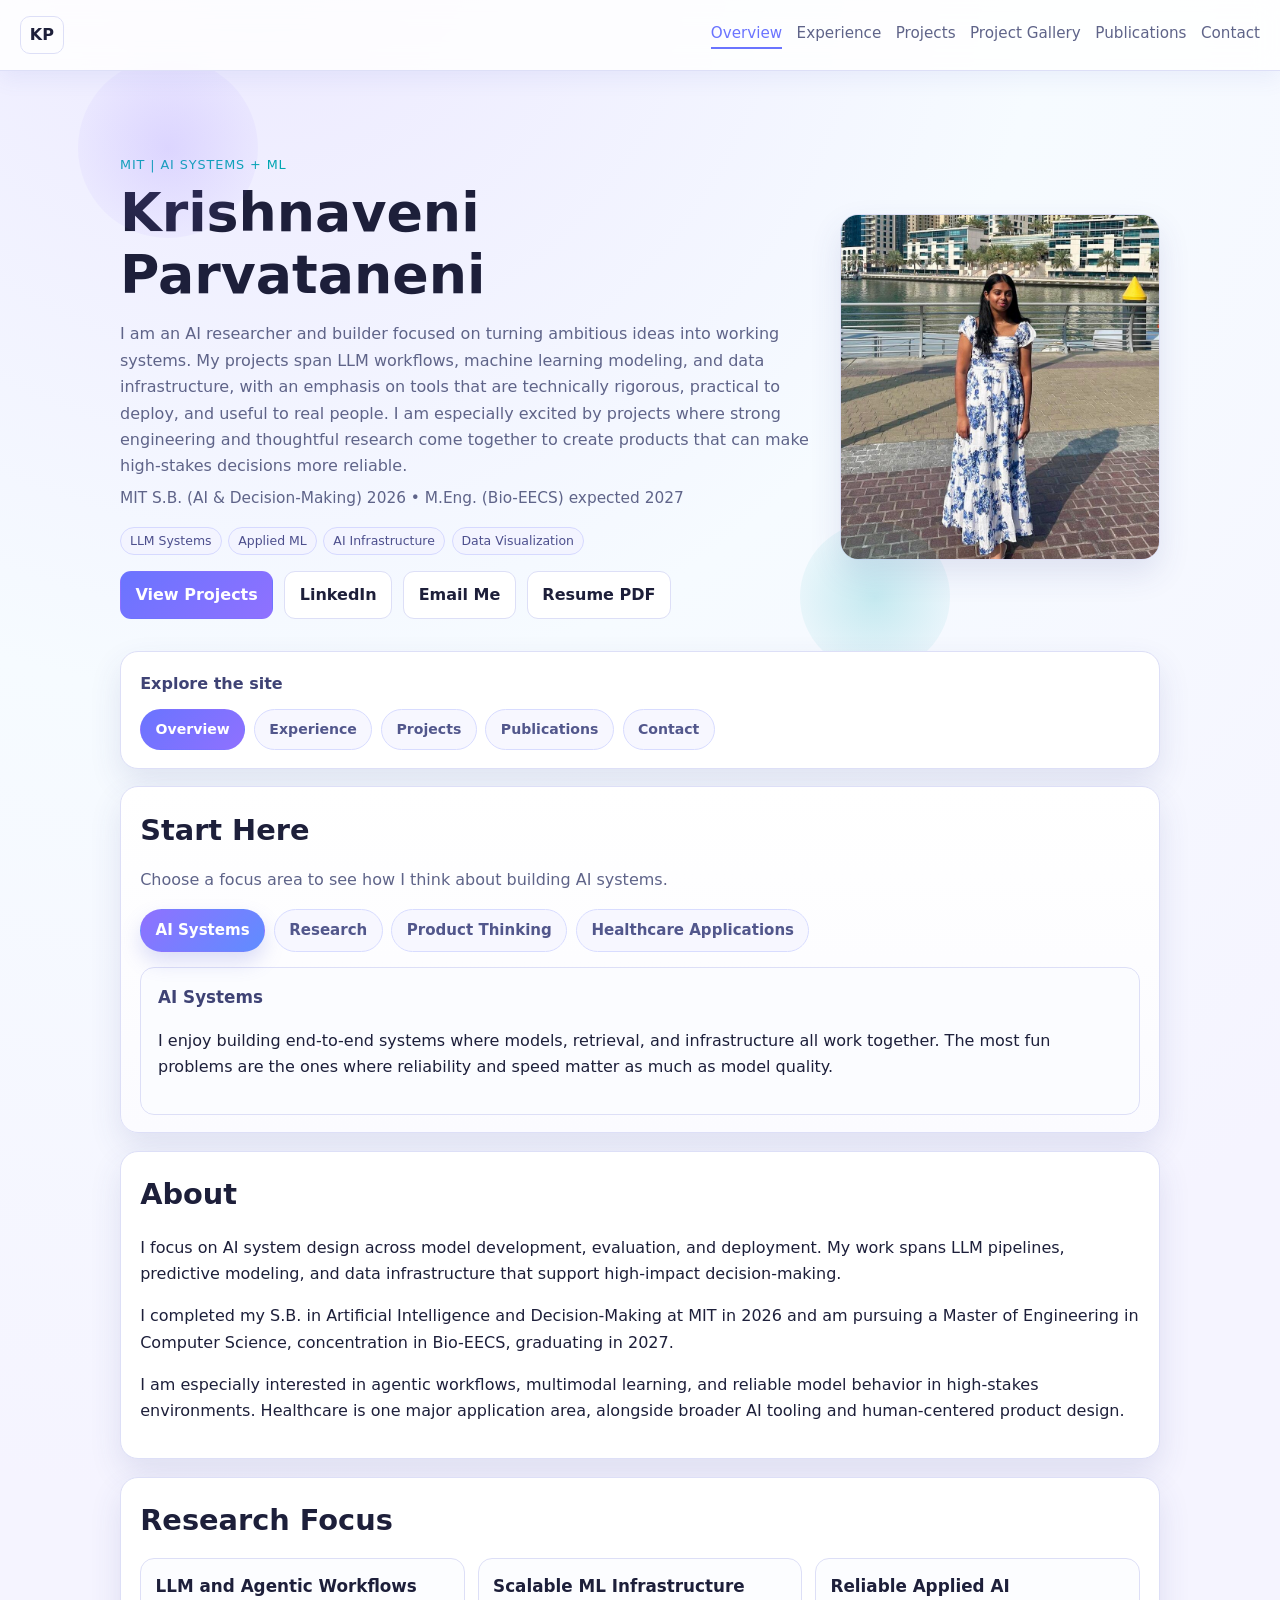
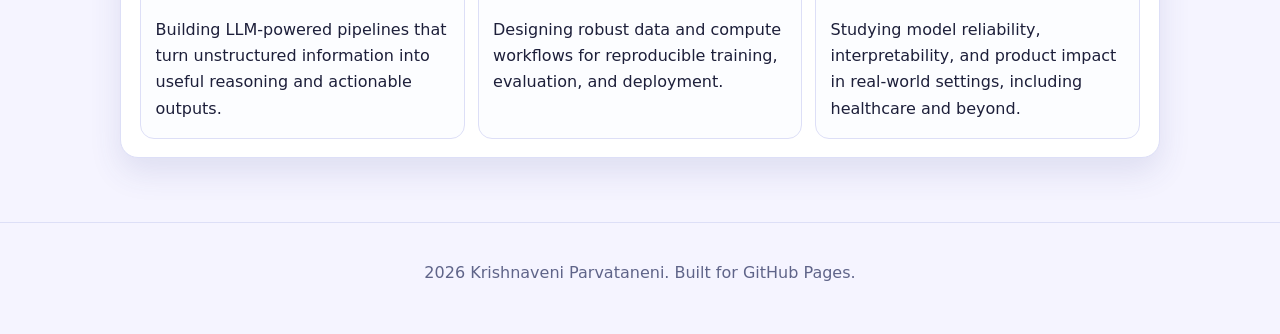
<file: index.html>
<!DOCTYPE html>
<html lang="en">
  <head>
    <meta charset="UTF-8" />
    <meta name="viewport" content="width=device-width, initial-scale=1.0" />
    <meta name="robots" content="index, follow" />
    <meta name="author" content="Krishnaveni Parvataneni" />
    <meta
      name="description"
      content="Krishnaveni Parvataneni is an MIT AI researcher and engineer building machine learning systems, LLM workflows, and data infrastructure for real-world applications."
    />
    <link rel="canonical" href="https://kveni12.github.io/krishnaveni-parvataneni/" />
    <meta property="og:type" content="website" />
    <meta property="og:title" content="Krishnaveni Parvataneni | AI Systems" />
    <meta
      property="og:description"
      content="MIT AI researcher and engineer focused on machine learning systems, LLM workflows, and applied AI."
    />
    <meta
      property="og:url"
      content="https://kveni12.github.io/krishnaveni-parvataneni/"
    />
    <meta
      property="og:image"
      content="https://kveni12.github.io/krishnaveni-parvataneni/assets/krishna.jpg"
    />
    <meta name="twitter:card" content="summary_large_image" />
    <meta
      name="twitter:title"
      content="Krishnaveni Parvataneni | AI Systems"
    />
    <meta
      name="twitter:description"
      content="MIT AI researcher and engineer focused on machine learning systems, LLM workflows, and applied AI."
    />
    <meta
      name="twitter:image"
      content="https://kveni12.github.io/krishnaveni-parvataneni/assets/krishna.jpg"
    />
    <title>Krishnaveni Parvataneni</title>
    <link rel="stylesheet" href="./styles.css" />
    <script type="application/ld+json">
      {
        "@context": "https://schema.org",
        "@type": "Person",
        "name": "Krishnaveni Parvataneni",
        "url": "https://kveni12.github.io/krishnaveni-parvataneni/",
        "email": "mailto:kveni@mit.edu",
        "jobTitle": "Undergraduate Researcher",
        "affiliation": {
          "@type": "CollegeOrUniversity",
          "name": "Massachusetts Institute of Technology"
        },
        "sameAs": [
          "https://www.linkedin.com/in/krishnaveni-parvataneni/",
          "https://github.com/kveni12",
          "https://scholar.google.com/citations?user=Wonnn1kAAAAJ&hl=en"
        ]
      }
    </script>
  </head>
  <body>
    <header class="site-header">
      <a class="brand" href="#top">KP</a>
      <nav class="main-nav" aria-label="Main">
        <a href="#about">Overview</a>
        <a href="#experience">Experience</a>
        <a href="#projects">Projects</a>
        <a href="./projects.html">Project Gallery</a>
        <a href="#publications">Publications</a>
        <a href="#contact">Contact</a>
      </nav>
    </header>

    <main id="top">
      <section class="hero reveal">
        <div>
          <p class="eyebrow">MIT | AI Systems + ML</p>
          <h1>Krishnaveni Parvataneni</h1>
          <p class="lead">
            I am an AI researcher and builder focused on turning ambitious ideas
            into working systems. My projects span LLM workflows, machine
            learning modeling, and data infrastructure, with an emphasis on
            tools that are technically rigorous, practical to deploy, and
            useful to real people. I am especially excited by projects where
            strong engineering and thoughtful research come together to create
            products that can make high-stakes decisions more reliable.
          </p>
          <p class="grad-line">
            MIT S.B. (AI & Decision-Making) 2026 • M.Eng. (Bio-EECS) expected
            2027
          </p>
          <div class="hero-badges">
            <span class="hero-badge">LLM Systems</span>
            <span class="hero-badge">Applied ML</span>
            <span class="hero-badge">AI Infrastructure</span>
            <span class="hero-badge">Data Visualization</span>
          </div>
          <div class="hero-actions">
            <a class="button primary" href="#projects">View Projects</a>
            <a
              class="button ghost"
              href="https://www.linkedin.com/in/krishnaveni-parvataneni/"
              target="_blank"
              rel="noreferrer"
              >LinkedIn</a
            >
            <a class="button ghost" href="mailto:kveni@mit.edu">Email Me</a>
            <a class="button ghost" href="./assets/resume-krishna.pdf" target="_blank"
              >Resume PDF</a
            >
          </div>
        </div>
        <img
          class="profile-photo"
          src="./assets/krishna.jpg"
          alt="Portrait of Krishnaveni Parvataneni"
        />
      </section>

      <section class="panel reveal explorer">
        <p class="explorer-title">Explore the site</p>
        <div class="explorer-controls" role="tablist" aria-label="Profile sections">
          <button class="explore-button active" data-view-button="overview" role="tab" aria-selected="true">Overview</button>
          <button class="explore-button" data-view-button="experience" role="tab" aria-selected="false">Experience</button>
          <button class="explore-button" data-view-button="projects" role="tab" aria-selected="false">Projects</button>
          <button class="explore-button" data-view-button="publications" role="tab" aria-selected="false">Publications</button>
          <button class="explore-button" data-view-button="contact" role="tab" aria-selected="false">Contact</button>
        </div>
      </section>

      <section class="panel reveal interactive-spotlight explore-section" data-view="overview">
        <h2>Start Here</h2>
        <p class="section-intro">
          Choose a focus area to see how I think about building AI systems.
        </p>
        <div class="spotlight-controls">
          <button class="spotlight-chip active" data-spotlight-button="systems" type="button">
            AI Systems
          </button>
          <button class="spotlight-chip" data-spotlight-button="research" type="button">
            Research
          </button>
          <button class="spotlight-chip" data-spotlight-button="product" type="button">
            Product Thinking
          </button>
          <button class="spotlight-chip" data-spotlight-button="healthcare" type="button">
            Healthcare Applications
          </button>
        </div>

        <div class="spotlight-pane active" data-spotlight-pane="systems">
          <h3>AI Systems</h3>
          <p>
            I enjoy building end-to-end systems where models, retrieval, and
            infrastructure all work together. The most fun problems are the ones
            where reliability and speed matter as much as model quality.
          </p>
        </div>
        <div class="spotlight-pane" data-spotlight-pane="research">
          <h3>Research</h3>
          <p>
            My research style is practical and iterative: define the real-world
            decision, build a clean pipeline, stress-test the model, and make
            sure the result is interpretable enough to trust.
          </p>
        </div>
        <div class="spotlight-pane" data-spotlight-pane="product">
          <h3>Product Thinking</h3>
          <p>
            I care about whether people can actually use what gets built. That
            means clear interfaces, measurable utility, and thoughtful
            integration into existing workflows.
          </p>
        </div>
        <div class="spotlight-pane" data-spotlight-pane="healthcare">
          <h3>Healthcare Applications</h3>
          <p>
            Healthcare is a major application area for me, but I approach it
            through an AI-systems lens: robust extraction, useful prediction,
            and practical tooling for high-stakes environments.
          </p>
        </div>
      </section>

      <section id="about" class="panel reveal explore-section" data-view="overview">
        <h2>About</h2>
        <p>
          I focus on AI system design across model development, evaluation, and
          deployment. My work spans LLM pipelines, predictive modeling, and
          data infrastructure that support high-impact decision-making.
        </p>
        <p>
          I completed my S.B. in Artificial Intelligence and Decision-Making at
          MIT in 2026 and am pursuing a Master of Engineering in Computer
          Science, concentration in Bio-EECS, graduating in 2027.
        </p>
        <p>
          I am especially interested in agentic workflows, multimodal learning,
          and reliable model behavior in high-stakes environments. Healthcare is
          one major application area, alongside broader AI tooling and
          human-centered product design.
        </p>
      </section>

      <section id="experience" class="panel reveal explore-section" data-view="experience">
        <h2>Experience Highlights</h2>
        <div class="timeline">
          <article class="timeline-item">
            <h3>Intuitive Surgical</h3>
            <p class="meta">Data Engineering Intern | Jun 2026 - Present | Sunnyvale, CA</p>
            <ul>
              <li>
                Architected a retrieval-augmented analytics pipeline that turns
                procedural data and physician queries into auto-generated visual
                explanations and reports.
              </li>
              <li>
                Built Infrastructure-as-Code with Terraform across AWS,
                Databricks, and Artifactory for reproducible, scalable
                deployment.
              </li>
              <li>
                Developed analytics frameworks to measure product utility and
                adoption for AI-enabled healthcare workflows.
              </li>
            </ul>
          </article>

          <article class="timeline-item">
            <h3>Precision in Medical Imaging Lab, MGH</h3>
            <p class="meta">Researcher | Dec 2023 - Present | Boston, MA</p>
            <ul>
              <li>
                Built LLM-powered clinical decision-support pipelines (Qwen,
                LLaMA, Mixtral) for abscess drain, DVT, and VTE management from
                unstructured radiology reports.
              </li>
              <li>
                Designed ML risk models for post-procedural outcomes in
                hemodialysis populations, including explainability analysis.
              </li>
              <li>
                Scaled inference workflows over ~2,000 interventional radiology
                reports to build structured longitudinal patient databases.
              </li>
            </ul>
          </article>

          <article class="timeline-item">
            <h3>Graybiel Lab, MIT McGovern Institute</h3>
            <p class="meta">
              Undergraduate Researcher | Jul 2023 - Present | Cambridge, MA
            </p>
            <ul>
              <li>
                Applied machine learning and signal analysis to neuronal
                recordings and movement kinematics.
              </li>
              <li>
                Conducted immunohistochemistry and protein expression analysis
                after targeted viral interventions.
              </li>
            </ul>
          </article>

          <article class="timeline-item">
            <h3>Traverso Lab, MIT Mechanical Engineering</h3>
            <p class="meta">
              Undergraduate Researcher | Jul 2023 - Present | Cambridge, MA
            </p>
            <ul>
              <li>
                Designed soft-robotic molds in SOLIDWORKS and Fusion 360 for
                gastrointestinal applications.
              </li>
              <li>
                Prototyped and evaluated enzyme-delivery devices for
                hyperoxaluria treatment.
              </li>
            </ul>
          </article>
        </div>
      </section>

      <section class="panel reveal explore-section" data-view="overview">
        <h2>Research Focus</h2>
        <div class="focus-grid">
          <article class="focus-item">
            <h3>LLM and Agentic Workflows</h3>
            <p>
              Building LLM-powered pipelines that turn unstructured information
              into useful reasoning and actionable outputs.
            </p>
          </article>
          <article class="focus-item">
            <h3>Scalable ML Infrastructure</h3>
            <p>
              Designing robust data and compute workflows for reproducible
              training, evaluation, and deployment.
            </p>
          </article>
          <article class="focus-item">
            <h3>Reliable Applied AI</h3>
            <p>
              Studying model reliability, interpretability, and product impact
              in real-world settings, including healthcare and beyond.
            </p>
          </article>
        </div>
      </section>

      <section id="projects" class="panel reveal explore-section" data-view="projects">
        <h2>Selected Projects</h2>
        <p class="section-intro">
          A quick snapshot of projects across LLM systems, applied machine
          learning, and interactive AI-driven tools.
          <a href="./projects.html">See full gallery.</a>
        </p>
        <div class="card-grid">
          <article class="card">
            <h3>Abscess Drain Tracking Database</h3>
            <p class="tag-row">
              <span class="tag">LLM</span><span class="tag">Clinical Data</span>
            </p>
            <p>
              Built a clinical data pipeline to track drain placements,
              complications, and outcomes across longitudinal follow-up.
            </p>
            <button class="project-toggle" type="button">Show impact</button>
            <p class="project-detail">
              Created longitudinal datasets used to surface follow-up risk
              signals and simplify physician review of complex cases.
            </p>
          </article>
          <article class="card">
            <h3>Deep Vein Thrombosis Management Database</h3>
            <p class="tag-row">
              <span class="tag">Healthcare</span
              ><span class="tag">Decision Support</span>
            </p>
            <p>
              Structured treatment and outcomes data to support evidence-based
              decision making in vascular and interventional care.
            </p>
            <button class="project-toggle" type="button">Show impact</button>
            <p class="project-detail">
              Reduced chart-fragmentation by consolidating key clinical events
              into a queryable, research-ready framework.
            </p>
          </article>
          <article class="card">
            <h3>GAMI CHW LLM</h3>
            <p class="tag-row">
              <span class="tag">Global Health</span><span class="tag">NLP</span>
            </p>
            <p>
              Designed a language-model assistant concept for community health
              workers in low-resource care environments.
            </p>
            <button class="project-toggle" type="button">Show impact</button>
            <p class="project-detail">
              Emphasized practical guidance and documentation support in
              settings with limited specialist access.
            </p>
          </article>
          <article class="card">
            <h3>Cycle-ytics</h3>
            <p class="tag-row">
              <span class="tag">Data Viz</span><span class="tag">Geospatial</span>
            </p>
            <p>
              Created an interactive data visualization of Bluebikes traffic,
              bike lane infrastructure, and city-scale cycling accessibility.
            </p>
            <button class="project-toggle" type="button">Show impact</button>
            <p class="project-detail">
              Highlighted infrastructure gaps and accessibility differences
              across neighborhoods through map-based storytelling.
            </p>
          </article>
          <article class="card">
            <h3>pH-Sensitive Enzyme Delivery Device</h3>
            <p class="tag-row">
              <span class="tag">Bioengineering</span
              ><span class="tag">Drug Delivery</span>
            </p>
            <p>
              Researched a star-shaped gastrointestinal device for targeted
              enzyme release in hyperoxaluria therapy.
            </p>
            <button class="project-toggle" type="button">Show impact</button>
            <p class="project-detail">
              Combined device design and assay validation to evaluate
              translational feasibility of enzyme delivery.
            </p>
          </article>
          <article class="card">
            <h3>Visualization Critique and Redesign</h3>
            <p class="tag-row">
              <span class="tag">Storytelling</span><span class="tag">UX</span>
            </p>
            <p>
              Redesigned pandemic trend visuals to improve interpretability,
              balancing narrative impact with analytical clarity.
            </p>
            <button class="project-toggle" type="button">Show impact</button>
            <p class="project-detail">
              Demonstrated how design choices can either clarify data truth or
              unintentionally distort interpretation.
            </p>
          </article>
        </div>
      </section>

      <section id="publications" class="panel reveal explore-section" data-view="publications">
        <h2>Selected Publications</h2>
        <ul class="publication-list">
          <li>
            Parvataneni, Dorfner, Bridge, Foltz, Alhamami, Daye. "Open-Weight
            LLMs for Clinically Actionable DVT Extraction From Venous Duplex
            Ultrasound Reports." Under Review, 2026.
          </li>
          <li>
            Parvataneni, Dorfner, Preziosi, Sutphin, Foltz, Alhamami, Bridge,
            Daye. "Agentic Large Language Models for Patient-Centered Drain
            Management in Interventional Radiology." Under Review, 2026.
          </li>
          <li>
            Parvataneni, Schramm, Cui, Bridge, Daye. "AI-Enabled Risk
            Prediction for Sepsis in Hemodialysis Patients Undergoing IR
            Interventions." In preparation, 2026.
          </li>
          <li>
            Zaki, Brea, Parvataneni, Saab, Bridge, Tripathi, Daye.
            "Retrieval-augmented language models for patient-centered
            periprocedural anticoagulation in interventional radiology."
            Cardiovascular and Interventional Radiology, 2026.
            <a
              href="https://doi.org/10.1007/s00270-026-04428-0"
              target="_blank"
              rel="noreferrer"
              >DOI</a
            >
          </li>
          <li>
            Gao, Zhu, Sui, Kong, Aldogom, Huang, Noori, Shamji, Parvataneni,
            Tsiligkaridis, Zitnik. "Democratizing AI scientists using
            ToolUniverse." arXiv, 2025.
            <a
              href="https://arxiv.org/abs/2509.23426"
              target="_blank"
              rel="noreferrer"
              >arXiv</a
            >
          </li>
          <li>
            Lazaridis, Crittenden, Ahn, Hirokane, Wickersham, Yoshida, Mahar,
            Skara, Loftus, Parvataneni, Meletis, Ting, Hueske, Matsushima,
            Graybiel. "Striosomes control dopamine via dual pathways
            paralleling canonical basal ganglia circuits." Current Biology,
            2024.
            <a
              href="https://doi.org/10.1016/j.cub.2024.09.070"
              target="_blank"
              rel="noreferrer"
              >DOI</a
            >
          </li>
        </ul>
      </section>

      <section class="panel reveal explore-section" data-view="publications">
        <h2>Awards</h2>
        <ul class="publication-list">
          <li>
            Outstanding UROP Student Award • MIT School of Engineering (May
            2026)
          </li>
        </ul>
      </section>

      <section id="contact" class="panel split reveal explore-section" data-view="contact">
        <div>
          <h2>Skills</h2>
          <p>
            <strong>Technical:</strong> Python, PyTorch, TensorFlow, R, Java,
            C/C++, SQL, JavaScript, HTML/CSS, Flutter, vLLM, LLM engineering.
          </p>
          <p>
            <strong>Laboratory:</strong> Immunohistochemistry, ELISA, PCR,
            brain sectioning, animal handling.
          </p>
          <p>
            <strong>Languages:</strong> Telugu (bilingual), Spanish (working),
            Italian (elementary).
          </p>
        </div>
        <div>
          <h2>Contact</h2>
          <p>Cambridge, MA</p>
          <p><a href="mailto:kveni@mit.edu">kveni@mit.edu</a></p>
          <p>
            <a
              href="https://www.linkedin.com/in/krishnaveni-parvataneni/"
              target="_blank"
              rel="noreferrer"
              >LinkedIn</a
            >
            |
            <a href="https://github.com/kveni12" target="_blank" rel="noreferrer"
              >GitHub</a
            >
            |
            <a
              href="https://scholar.google.com/citations?user=Wonnn1kAAAAJ&hl=en"
              target="_blank"
              rel="noreferrer"
              >Google Scholar</a
            >
          </p>
        </div>
      </section>
    </main>

    <footer class="site-footer">
      <p>
        <span id="year"></span> Krishnaveni Parvataneni. Built for GitHub
        Pages.
      </p>
    </footer>

    <script src="./script.js"></script>
  </body>
</html>
</file>
<file: styles.css>
:root {
  --bg: #f5f4ff;
  --panel: #ffffff;
  --text: #1d1f3a;
  --muted: #5f6489;
  --accent: #6a74ff;
  --accent-2: #00a6b2;
  --border: #dddff7;
  --shadow: 0 14px 32px rgba(54, 63, 139, 0.12);
}

* {
  box-sizing: border-box;
}

button {
  font: inherit;
  -webkit-appearance: none;
  appearance: none;
}

html {
  scroll-behavior: smooth;
}

body {
  margin: 0;
  font-family: Inter, ui-sans-serif, system-ui, -apple-system, Segoe UI, Roboto,
    Helvetica, Arial, sans-serif;
  color: var(--text);
  background: radial-gradient(circle at 20% -5%, #ece8ff, #f6fbff 35%, var(--bg) 70%);
  line-height: 1.65;
  min-height: 100vh;
}

a {
  color: var(--accent);
}

.site-header {
  position: sticky;
  top: 0;
  z-index: 10;
  display: flex;
  align-items: center;
  justify-content: space-between;
  padding: 1rem 1.25rem;
  background: rgba(255, 255, 255, 0.84);
  border-bottom: 1px solid var(--border);
  backdrop-filter: blur(12px);
  box-shadow: 0 8px 20px rgba(93, 106, 206, 0.08);
}

.brand {
  font-weight: 700;
  text-decoration: none;
  color: var(--text);
  border: 1px solid var(--border);
  border-radius: 10px;
  padding: 0.3rem 0.55rem;
}

.main-nav {
  display: flex;
  gap: 0.9rem;
  flex-wrap: wrap;
}

.main-nav a {
  text-decoration: none;
  color: var(--muted);
  font-size: 0.95rem;
  border-bottom: 2px solid transparent;
  transition: color 0.22s ease, border-color 0.22s ease;
}

.main-nav a:hover {
  color: var(--text);
}

.main-nav a.active {
  color: var(--accent);
  border-color: var(--accent);
}

main {
  width: min(1040px, 92vw);
  margin: 0 auto;
  padding: 2.2rem 0 4rem;
  position: relative;
}

.hero {
  display: grid;
  grid-template-columns: 1fr 320px;
  align-items: center;
  gap: 1.2rem;
  padding: 3rem 0 1.8rem;
  position: relative;
}

.hero::before {
  content: "";
  position: absolute;
  width: 180px;
  height: 180px;
  border-radius: 50%;
  background: radial-gradient(circle, rgba(143, 113, 255, 0.2), rgba(143, 113, 255, 0));
  top: -48px;
  left: -42px;
  pointer-events: none;
}

.hero::after {
  content: "";
  position: absolute;
  width: 150px;
  height: 150px;
  border-radius: 50%;
  background: radial-gradient(circle, rgba(0, 166, 178, 0.2), rgba(0, 166, 178, 0));
  right: 210px;
  bottom: -24px;
  pointer-events: none;
}

.eyebrow {
  color: var(--accent-2);
  letter-spacing: 0.07em;
  text-transform: uppercase;
  font-size: 0.8rem;
  margin: 0;
}

.grad-line {
  margin-top: -0.4rem;
  color: var(--muted);
  font-size: 0.96rem;
}

h1 {
  font-size: clamp(2rem, 4.2vw, 3.4rem);
  line-height: 1.15;
  margin: 0.4rem 0 1rem;
}

h2 {
  margin: 0 0 0.8rem;
  font-size: clamp(1.25rem, 2.7vw, 1.8rem);
}

h3 {
  margin: 0;
  font-size: 1.05rem;
}

.lead {
  max-width: 70ch;
  color: var(--muted);
  margin-bottom: 0.8rem;
}

.hero-actions {
  display: flex;
  flex-wrap: wrap;
  gap: 0.7rem;
}

.profile-photo {
  width: 100%;
  max-width: 320px;
  justify-self: end;
  border-radius: 18px;
  border: 1px solid var(--border);
  box-shadow: var(--shadow);
  transition: transform 0.35s ease;
}

.profile-photo:hover {
  transform: translateY(-4px) rotate(-0.4deg);
}

.button {
  display: inline-flex;
  align-items: center;
  justify-content: center;
  padding: 0.62rem 0.9rem;
  border-radius: 11px;
  text-decoration: none;
  font-weight: 600;
  border: 1px solid var(--border);
  transition: transform 0.2s ease, box-shadow 0.2s ease;
}

.button:hover {
  transform: translateY(-2px);
  box-shadow: 0 8px 18px rgba(93, 106, 206, 0.18);
}

.button.primary {
  color: #ffffff;
  background: linear-gradient(135deg, var(--accent), #8f71ff);
  border-color: transparent;
}

.button.ghost {
  color: var(--text);
  background: #ffffff;
}

.panel {
  background: var(--panel);
  border: 1px solid var(--border);
  border-radius: 18px;
  padding: 1.2rem 1.2rem 1.1rem;
  margin-top: 1.1rem;
  box-shadow: var(--shadow);
  transition: transform 0.24s ease, box-shadow 0.24s ease;
}

.panel:hover {
  transform: translateY(-2px);
  box-shadow: 0 18px 32px rgba(81, 94, 194, 0.14);
}

.explorer {
  margin-top: 0.2rem;
}

.explorer-title {
  margin: 0 0 0.7rem;
  font-weight: 650;
  color: #3f4375;
}

.explorer-controls {
  display: flex;
  flex-wrap: wrap;
  gap: 0.55rem;
  margin-top: 0.25rem;
}

.explore-button {
  border: 1px solid #d8dcff;
  background: #f7f7ff;
  color: #52578c;
  padding: 0.5rem 0.9rem;
  font-weight: 600;
  border-radius: 999px;
  cursor: pointer;
  font-size: 0.88rem;
  transition: all 0.2s ease;
}

.explore-button:hover {
  color: var(--accent);
  border-color: #cfd4ff;
}

.explore-button.active {
  background: linear-gradient(135deg, var(--accent), #8f71ff);
  border-color: transparent;
  color: #fff;
}

.js-enabled .explore-section {
  display: none;
}

.js-enabled .explore-section.active {
  display: block;
}

.js-enabled .explore-section.stats-grid.active {
  display: grid;
}

.section-intro {
  margin-top: 0;
  color: var(--muted);
}

.interactive-spotlight {
  overflow: hidden;
  background: linear-gradient(180deg, #ffffff 0%, #fbfbff 100%);
}

.spotlight-controls {
  display: flex;
  flex-wrap: wrap;
  gap: 0.55rem;
  margin-bottom: 0.9rem;
}

.spotlight-chip {
  border: 1px solid #d8dcff;
  background: #f7f7ff;
  color: #52578c;
  border-radius: 999px;
  padding: 0.5rem 0.9rem;
  font-size: 0.94rem;
  font-weight: 600;
  cursor: pointer;
  transition: transform 0.16s ease, box-shadow 0.2s ease, background 0.2s ease;
}

.spotlight-chip:hover {
  transform: translateY(-1px);
  box-shadow: 0 8px 14px rgba(98, 109, 208, 0.14);
}

.spotlight-chip.active {
  background: linear-gradient(135deg, #8f71ff, #5f8dff);
  color: #fff;
  border-color: transparent;
  box-shadow: 0 10px 20px rgba(101, 108, 218, 0.22);
}

.spotlight-pane {
  display: none;
  border: 1px solid var(--border);
  background: #fbfcff;
  border-radius: 14px;
  padding: 1.05rem;
  animation: fadeInUp 0.25s ease;
}

.spotlight-pane h3 {
  color: #3f4375;
  margin-bottom: 0.35rem;
}

.spotlight-pane.active {
  display: block;
}

@keyframes fadeInUp {
  from {
    opacity: 0;
    transform: translateY(4px);
  }
  to {
    opacity: 1;
    transform: translateY(0);
  }
}

.timeline {
  display: grid;
  gap: 0.85rem;
}

.focus-grid {
  display: grid;
  grid-template-columns: repeat(auto-fit, minmax(220px, 1fr));
  gap: 0.8rem;
}

.focus-item {
  border: 1px solid var(--border);
  border-radius: 14px;
  padding: 0.9rem;
  background: #fcfdff;
  transition: transform 0.2s ease;
}

.focus-item:hover {
  transform: translateY(-3px);
}

.focus-item p {
  margin-bottom: 0.1rem;
}

.timeline-item {
  border: 1px solid var(--border);
  border-radius: 14px;
  padding: 0.9rem;
  background: #fcfdff;
  cursor: pointer;
  transition: transform 0.2s ease, border-color 0.2s ease;
}

.timeline-item:hover {
  transform: translateY(-2px);
  border-color: #cfd4ff;
}

.timeline-item.collapsed ul {
  display: none;
}

.timeline-item ul {
  margin: 0.6rem 0 0;
  padding-left: 1.1rem;
}

.meta {
  margin: 0.25rem 0;
  color: var(--muted);
  font-size: 0.94rem;
}

.card-grid {
  display: grid;
  grid-template-columns: repeat(auto-fit, minmax(230px, 1fr));
  gap: 0.8rem;
}

.card {
  border: 1px solid var(--border);
  border-radius: 14px;
  padding: 0.85rem;
  background: #fcfdff;
  transition: transform 0.2s ease;
}

.card:hover {
  transform: translateY(-3px);
}

.card p {
  margin-bottom: 0.2rem;
}

.tag-row {
  display: flex;
  flex-wrap: wrap;
  gap: 0.4rem;
  margin-top: 0.5rem;
}

.tag {
  border: 1px solid var(--border);
  border-radius: 999px;
  padding: 0.13rem 0.55rem;
  font-size: 0.78rem;
  color: var(--muted);
}

.project-toggle {
  margin-top: 0.4rem;
  border: 1px solid #cfd4ff;
  background: #eef0ff;
  color: #333f8f;
  border-radius: 8px;
  padding: 0.3rem 0.6rem;
  cursor: pointer;
  font-size: 0.82rem;
  transition: transform 0.15s ease;
}

.project-toggle:hover {
  transform: translateY(-1px);
}

.project-detail {
  display: none;
  margin-top: 0.5rem;
  color: #3f4470;
}

.project-detail.open {
  display: block;
}

.publication-list {
  margin: 0;
  padding-left: 1.15rem;
}

.split {
  display: grid;
  gap: 1rem;
  grid-template-columns: 1fr 0.95fr;
}

.site-footer {
  border-top: 1px solid var(--border);
  color: var(--muted);
  text-align: center;
  padding: 1.3rem 1rem 2rem;
}

.reveal {
  opacity: 0;
  transform: translateY(10px);
  transition: opacity 0.6s ease, transform 0.6s ease;
}

.reveal.visible {
  opacity: 1;
  transform: translateY(0);
}

.gallery-grid {
  display: grid;
  grid-template-columns: repeat(auto-fit, minmax(270px, 1fr));
  gap: 0.95rem;
}

.project-filters {
  display: flex;
  flex-wrap: wrap;
  gap: 0.5rem;
  margin-bottom: 0.85rem;
}

.filter-chip {
  border: 1px solid var(--border);
  background: #f5f7ff;
  color: var(--muted);
  border-radius: 999px;
  padding: 0.32rem 0.64rem;
  cursor: pointer;
}

.filter-chip.active {
  background: linear-gradient(135deg, var(--accent), #8f71ff);
  color: #fff;
  border-color: transparent;
}

.project-search {
  border: 1px solid var(--border);
  border-radius: 10px;
  padding: 0.36rem 0.56rem;
  min-width: 210px;
  color: var(--text);
  background: #fff;
}

.gallery-card {
  border: 1px solid var(--border);
  border-radius: 16px;
  overflow: hidden;
  background: #fcfdff;
  transition: transform 0.22s ease, box-shadow 0.22s ease;
}

.gallery-card:hover {
  transform: translateY(-4px);
  box-shadow: 0 16px 26px rgba(81, 94, 194, 0.16);
}

.gallery-card.hidden {
  display: none;
}

.gallery-card img {
  width: 100%;
  aspect-ratio: 16 / 9;
  object-fit: cover;
  border-bottom: 1px solid var(--border);
}

.gallery-card-content {
  padding: 0.85rem 0.9rem 0.9rem;
}

.gallery-card-content h3 {
  margin-bottom: 0.32rem;
}

.gallery-card-content p {
  margin-top: 0;
}

.hero-badges {
  display: flex;
  flex-wrap: wrap;
  gap: 0.42rem;
  margin-bottom: 1rem;
}

.hero-badge {
  border: 1px solid #d6d9ff;
  background: #f3f4ff;
  border-radius: 999px;
  color: #4d4f8d;
  font-size: 0.78rem;
  padding: 0.18rem 0.56rem;
}

@media (max-width: 760px) {
  .site-header {
    align-items: flex-start;
    flex-direction: column;
    gap: 0.6rem;
  }

  .hero {
    grid-template-columns: 1fr;
  }

  .profile-photo {
    justify-self: start;
    max-width: 230px;
  }

  .split {
    grid-template-columns: 1fr;
  }
}
</file>
